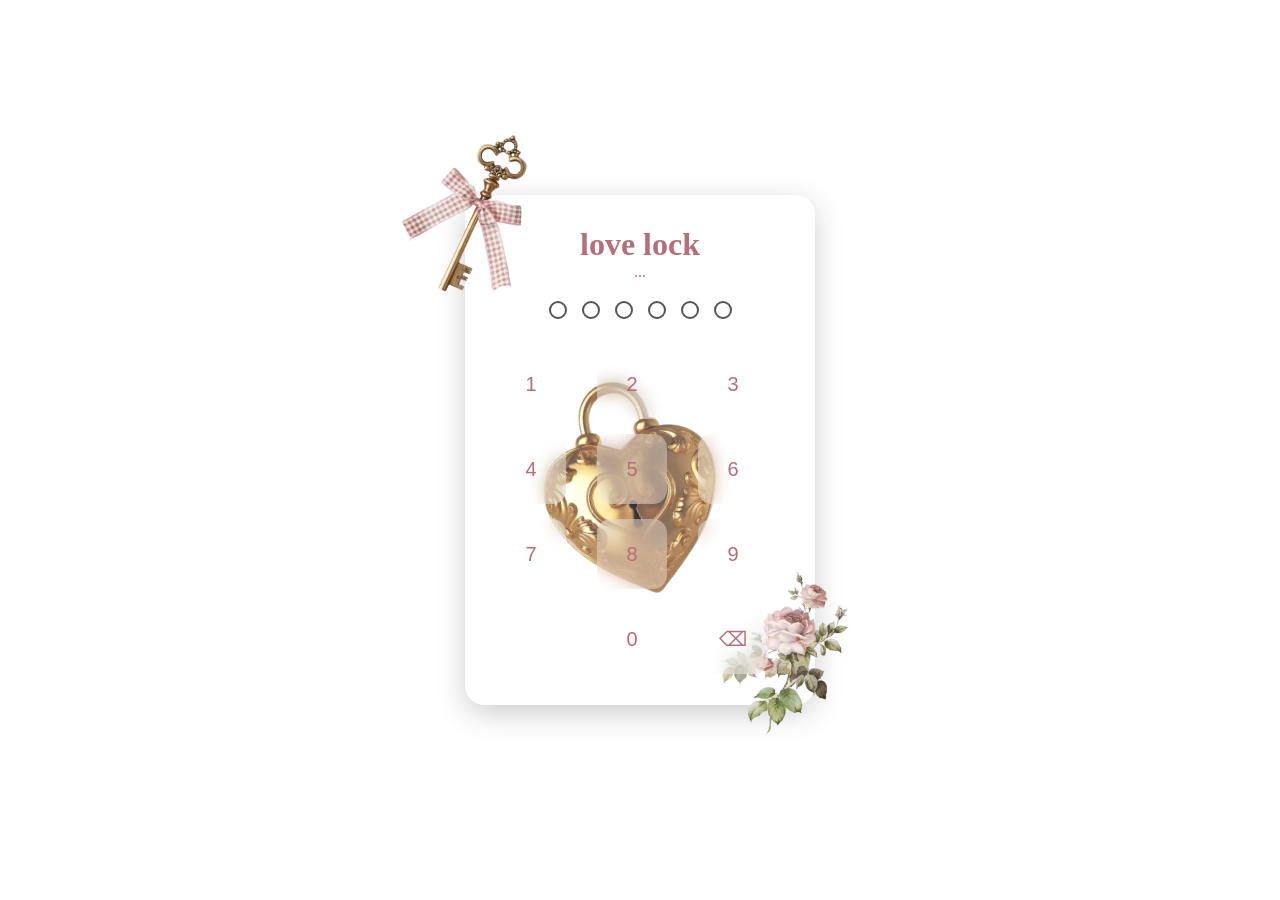
<file: index.html>
<!DOCTYPE html>
<html lang="en">
<head>
    <meta charset="UTF-8">
    <meta name="viewport" content="width=device-width, initial-scale=1.0">

    <title>"us"</title>

    <link rel="stylesheet" href="css/style.css">
</head>
<body>

    <div class="container">

        <div class="card">
            <img src="images/gembok.webp" class="kunci gembok">
            <img src="images/bunga.webp" class="kunci bunga">
            <img src="images/kunci.webp" class="kunci kunci1">
            <h1>love lock</h1>

            <p id="hint">...</p>
           

        <div class="pin">
            <span></span>
            <span></span>
            <span></span>
            <span></span>
            <span></span>
            <span></span>
</div>


        <div class="keypad">

            <button class="btn">1</button>
            <button class="btn">2</button>
            <button class="btn">3</button>

            <button class="btn">4</button>
            <button class="btn">5</button>
            <button class="btn">6</button>

             <button class="btn">7</button>
             <button class="btn">8</button>
            <button class="btn">9</button>

            <button class="btn"></button>
            <button class="btn">0</button>
            <button class="delete">⌫</button>

            </div>

    </div>

    <script src="js/script.js"></script>


</body>
</html>
</file>
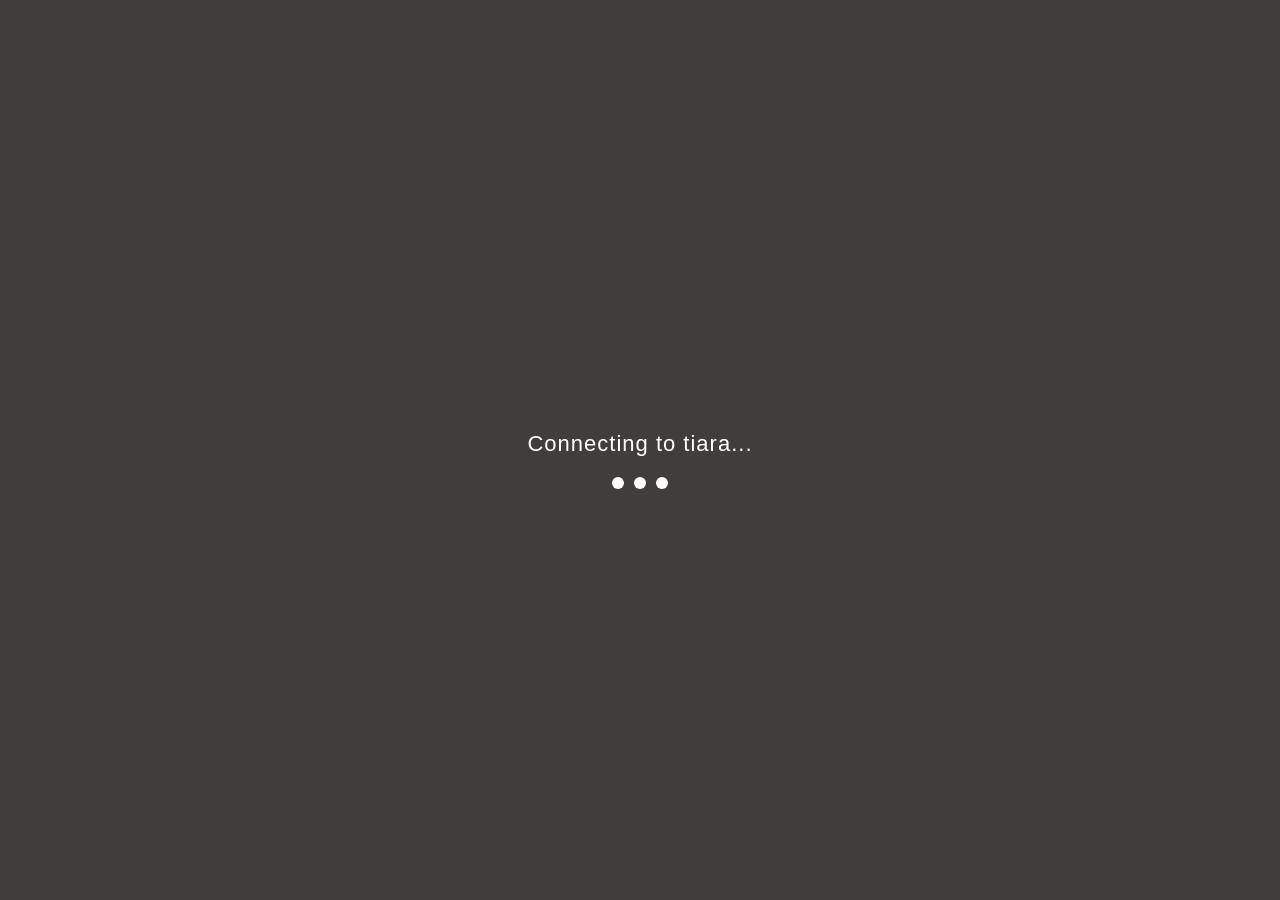
<file: chat.html>
<!DOCTYPE html>
<html lang="id">
<head>

    <meta charset="UTF-8">
    <meta name="viewport" content="width=device-width, initial-scale=1.0">

    <title>Chat</title>

    <link rel="stylesheet" href="css/chat.css">

</head>
<body>

    <div id="opening">

    <div class="heart"></div>

    <div class="opening-text">
        Connecting to tiara...
    </div>

    <div class="loader">

        <span></span>
        <span></span>
        <span></span>

    </div>

</div>

    <div class="chat-window">

        <!-- HEADER -->

        <div class="chat-header">

            <img src="images/avatar.webp" class="avatar">

            <div class="info">

                <div class="name">
                    tiara
                </div>

                <div class="status" id="status">
                    Online
                </div>

            </div>

        </div>

        <!-- CHAT -->

        <div class="chat-area" id="chatArea">

            <!-- Semua chat dibuat lewat JavaScript -->

        </div>

        <!-- FOOTER -->

        <div class="footer">

            <button id="next">
                Next
            </button>

        </div>

    </div>

    <script src="js/chat.js"></script>

</body>
</html>
</file>
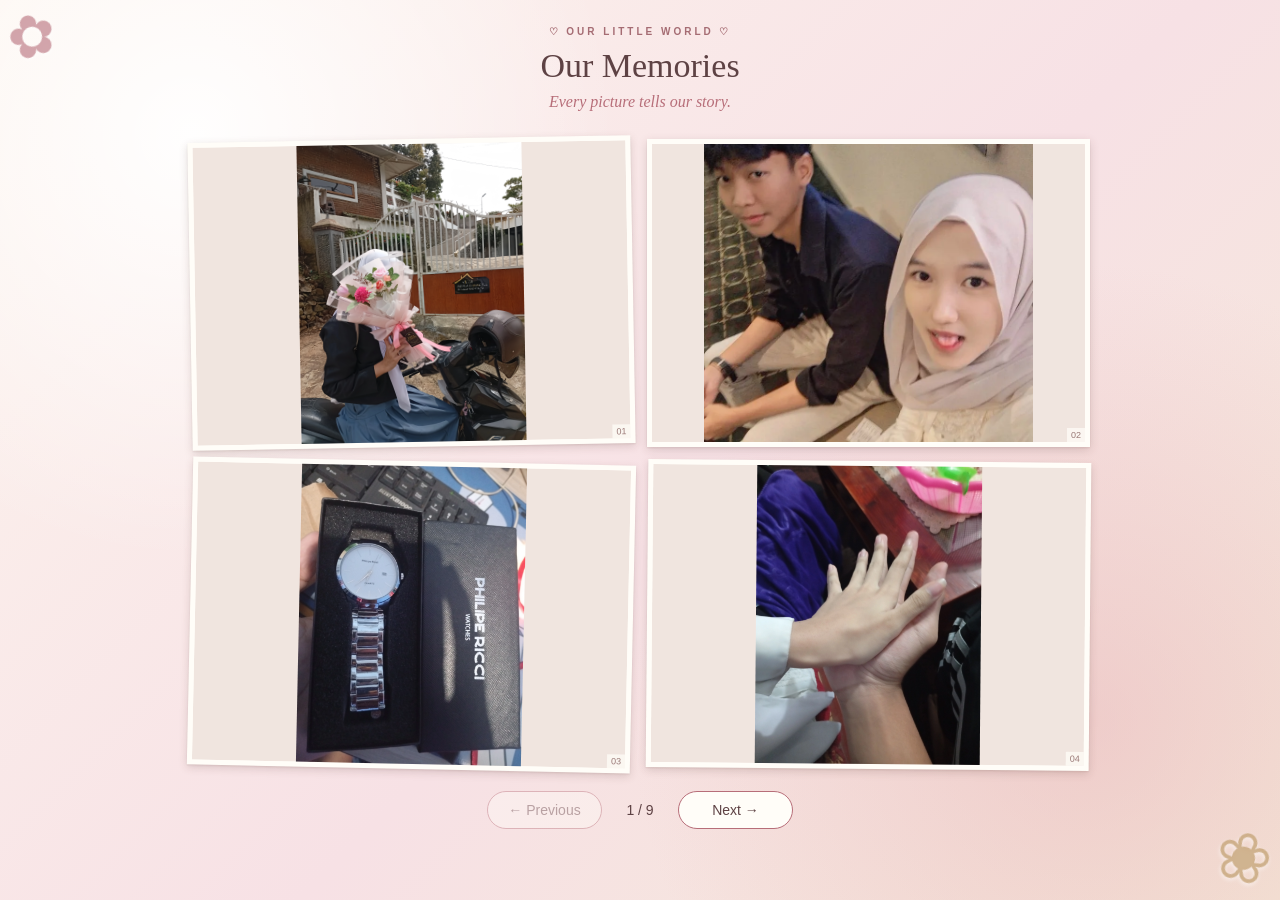
<file: photo.html>
<!DOCTYPE html>
<html lang="en">
<head>
    <meta charset="UTF-8">
    <meta name="viewport" content="width=device-width, initial-scale=1.0">
    <title>Our Memories</title>
    <link rel="stylesheet" href="css/photo.css">
</head>
<body>
    <div class="bg" aria-hidden="true"></div>
    <main class="memory-page">
        <header class="page-heading">
            <p class="eyebrow">♡ OUR LITTLE WORLD ♡</p>
            <h1>Our Memories</h1>
            <p class="caption">Every picture tells our story.</p>
        </header>
        
        
<section class="gallery" aria-label="Our memories">
    <!-- Foto akan dimasukkan otomatis oleh JavaScript -->
</section>

<div class="gallery-controls">
    <button id="prevBtn" disabled>← Previous</button>
    <span id="pageInfo">1 / 8</span>
    <button id="nextBtn">Next →</button>
</div>

        <div class="scrapbook-decor decor-one" aria-hidden="true">✿</div>
        <div class="scrapbook-decor decor-two" aria-hidden="true">❀</div>
    </main>
   
    <audio id="musik" loop preload="none">
        <source src="images/musik.mp3" type="audio/mpeg">
    </audio>

    <script src="js/photo.js"></script>
    <script>
        const musik = document.getElementById("musik");

        musik.play().catch(() => {
            document.addEventListener("click", () => {
                musik.play().catch(() => {});
            }, { once: true });
        });
    </script>
</body>
</html>

<script src="js/photo.js"></script>

</div>
</body>
</html>
</file>
<file: css/style.css>
*{
    margin:0;
    padding:0;
    box-sizing:border-box;
}

body{

    font-family: "Parisienne", cursive;
    color: #B76E79;

    display:flex;

    justify-content:center;

    align-items:center;

    height:100vh;
}

    
.bg {
    position: fixed;
    inset: 0;
    z-index: -2;
    background:
        radial-gradient(circle at 15% 15%, rgba(255,255,255,.95), transparent 32%),
        radial-gradient(circle at 85% 80%, rgba(230,174,180,.45), transparent 35%),
        linear-gradient(135deg, #fdf5ee, #f7e1e5 55%, #f5e8d8);

}


button{
    color: #B76E79;
}

.card{

    position: relative;

    width:350px;

    padding:30px;

    border-radius:20px;

    text-align:center;

    box-shadow:0 10px 25px rgba(0,0,0,.15);

    background: rgba(255,255,255,.2);

    backdrop-filter: blur(15px);

    border: 1px solid rgba(255,255,255,.3);

    box-shadow: 0 8px 30px rgba(0,0,0,.2);

    transition: .5s ease;

    transition: .5s ease;



}

.keypad{

    display:grid;

    grid-template-columns:repeat(3,1fr);

    gap:15px;
    
    margin-top: 30px;

}

button{

    width: 70px;
    height: 70px;

    border: none;

    border-radius: 20%;

    background: rgba(255,255,255,.4);

    backdrop-filter: blur(8px);

    font-size: 20px;

    cursor: pointer;

    transition: .3s;

    transition:.2s;
}

button:hover{

    background:pink;
    transform: translateY(-5px);
    box-shadow: 0 5px 15px rgba(0,0,0,.15);
    transition: .25s ease;
}

.pin{
    display:flex;
    justify-content:center;
    gap:15px;
    margin:20px 0;
}

.pin span{

    width:18px;
    height:18px;

    border-radius:50%;

    border:2px solid #555;
    transition:.5s ease;

}

.kunci{
    position: absolute;
}

.bunga{
    position: absolute;
    width: 140px;
    top: 370px;
    left: 250px;
    
}

.gembok{
    position: absolute;
    width: 190px;
    bottom: 100px;
    left: 70px;
    transform: rotate(-15deg);
    opacity: 80%;
}

.kunci1{
    position: absolute;
    width: 150px;
    bottom: 380px;
    right: 260px;
    transform: rotate(25deg);
}

.shake{

    animation:shake .4s;

}

@keyframes shake{

0%{
transform:translateX(0);
}

20%{
transform:translateX(-12px);
}

40%{
transform:translateX(12px);
}

60%{
transform:translateX(-12px);
}

80%{
transform:translateX(12px);
}

100%{
transform:translateX(0);
}

}

body{

    opacity:1;

    transition:opacity .6s ease;

}

body.fade-out{

    opacity:0;

}
</file>
<file: css/chat.css>
/* ===========================
   RESET
=========================== */

*{
    margin:0;
    padding:0;
    box-sizing:border-box;
}

body{

    font-family:Arial, Helvetica, sans-serif;

    height:100vh;

    display:flex;

    justify-content:center;

    align-items:center;

    overflow:hidden;

}

.bg {
    position: fixed;
    inset: 0;
    z-index: -2;
    background:
        radial-gradient(circle at 15% 15%, rgba(255,255,255,.95), transparent 32%),
        radial-gradient(circle at 85% 80%, rgba(230,174,180,.45), transparent 35%),
        linear-gradient(135deg, #fdf5ee, #f7e1e5 55%, #f5e8d8);
}

/* ===========================
   Background Blur
=========================== */

body::before{

    content:"";

    position:fixed;

    inset:0;

    backdrop-filter:blur(8px);

    background:rgba(255, 7, 7, 0.05);

}

/* ===========================
   Chat Window
=========================== */

.chat-window{

    position:relative;

    width:420px;

    height:780px;

    max-width:95%;

    background:rgb(212, 211, 211);

    backdrop-filter:blur(20px);

    border:1px solid rgba(255,255,255,.25);

    border-radius:30px;

    overflow:hidden;

    display:flex;

    flex-direction:column;

    box-shadow:0 20px 40px rgba(0,0,0,.25);

    z-index:5;

}

/* ===========================
   Header
=========================== */

.chat-header{

    height:80px;

    padding:15px 20px;

    display:flex;

    align-items:center;

    gap:15px;

    background:rgb(247, 243, 243);

    border-bottom:1px solid rgba(255,255,255,.15);

}

.avatar{

    width:50px;

    height:50px;

    border-radius:50%;

    object-fit:cover;

    border:2px solid white;

}

.info{

    display:flex;

    flex-direction:column;

}

.name{

    color:rgb(0, 0, 0);

    font-size:20px;


}

.status{

    color:#000000;

    font-size:13px;

}

/* ===========================
   Chat Area
=========================== */

.chat-area{

    flex:1;

    overflow-y:auto;

    padding:20px;

    display:flex;

    flex-direction:column;

    gap:12px;

    scroll-behavior:smooth;

}

.chat-area::-webkit-scrollbar{

    width:5px;

}

.chat-area::-webkit-scrollbar-thumb{

    background:rgba(255,255,255,.3);

    border-radius:20px;

}

/* ===========================
   Bubble
=========================== */

.message{

    max-width:75%;

    padding:12px 16px;

    border-radius:18px;

    animation:pop .35s ease;

    position:relative;

    line-height:1.5;

    word-break:break-word;

}

.me{

    align-self:flex-end;

    background:#3552f8;

    color:white;

    border-bottom-right-radius:6px;

}

.tiara{

    align-self:flex-start;

    background:rgb(189, 188, 188);

    color:#000000;

    border-bottom-left-radius:6px;

}

.time{

    margin-top:5px;

    font-size:11px;

    opacity:.7;

    text-align:right;

}

/* ===========================
   Typing
=========================== */

.typing{

    align-self:flex-start;

    background:white;

    border-radius:18px;

    padding:12px 18px;

    display:flex;

    gap:6px;

    border-bottom-left-radius:6px;

}

.typing span{

    width:8px;

    height:8px;

    border-radius:50%;

    background:#999;

    animation:typing 1s infinite;

}

.typing span:nth-child(2){

    animation-delay:.2s;

}

.typing span:nth-child(3){

    animation-delay:.4s;

}

@keyframes typing{

    0%{

        transform:translateY(0);

        opacity:.4;

    }

    50%{

        transform:translateY(-5px);

        opacity:1;

    }

    100%{

        transform:translateY(0);

        opacity:.4;

    }

}

/* ===========================
   Button
=========================== */

.footer{

    display:flex;
    justify-content:center;

    margin-bottom:40px;

}

#next{

    border:none;

    outline:none;

    padding:14px 40px;

    border-radius:50px;

    background:#1b191a;

    color:white;

    font-size:17px;

    cursor:pointer;

    transition:.3s;

    opacity:0;

    pointer-events:none;

    transform:translateY(20px);

}

#next.show{

    opacity:1;

    pointer-events:auto;

    transform:translateY(0);

}

#next:hover{

    transform:translateY(-3px);

    box-shadow:0 10px 25px rgba(0,0,0,.25);

    background:#5e544e;

}

/* ===========================
   Animation
=========================== */

@keyframes pop{

    from{

        opacity:0;

        transform:translateY(15px);

    }

    to{

        opacity:1;

        transform:translateY(0);

    }

}

body{

    opacity:0;

    animation:fadeIn .8s ease forwards;

}

@keyframes fadeIn{

    from{

        opacity:0;

    }

    to{

        opacity:1;

    }

}

/* ==========================
   OPENING
========================== */

#opening{

    position:fixed;

    inset:0;

    background:rgba(0,0,0,.75);

    backdrop-filter:blur(10px);

    display:flex;

    flex-direction:column;

    justify-content:center;

    align-items:center;

    gap:20px;

    z-index:999;

    transition:1s;

}

.heart{

    font-size:70px;

    animation:pulse 1.2s infinite;

}

.opening-text{

    color:white;

    font-size:22px;

    letter-spacing:1px;

}

.loader{

    display:flex;

    gap:10px;

}

.loader span{

    width:12px;

    height:12px;

    border-radius:50%;

    background:white;

    animation:loading .9s infinite;

}

.loader span:nth-child(2){

    animation-delay:.2s;

}

.loader span:nth-child(3){

    animation-delay:.4s;

}

@keyframes loading{

    0%{

        transform:scale(.5);

        opacity:.4;

    }

    50%{

        transform:scale(1.2);

        opacity:1;

    }

    100%{

        transform:scale(.5);

        opacity:.4;

    }

}

@keyframes pulse{

    50%{

        transform:scale(1.15);

    }

}


/* ==========================
   TIME-LAPSE CHAT
   Tambahan, CSS lama tetap
========================== */

.chat-window {
    height: min(780px, 94vh);
    height: min(780px, 94dvh);
    min-height: 0;
}

.chat-area {
    scroll-behavior: auto;
    overscroll-behavior: contain;
}

/* Penanda waktu di antara kumpulan chat */
.time-divider {
    align-self: center;
    max-width: 90%;
    margin: 14px 0;
    padding: 7px 13px;

    border: 1px solid rgba(183, 110, 121, 0.18);
    border-radius: 20px;

    background: rgba(255, 253, 248, 0.88);
    color: #8b6268;

    font-size: 11px;
    line-height: 1.5;
    text-align: center;
    letter-spacing: 0.3px;

    box-shadow: 0 2px 8px rgba(87, 54, 51, 0.06);
}

/* Bubble yang ditambahkan selama time-lapse */
.message.time-lapse-message {
    flex-shrink: 0;
    animation: timeLapseAppear 0.12s ease-out both;
}

@keyframes timeLapseAppear {
    from {
        opacity: 0.4;
        transform: translateY(3px);
    }

    to {
        opacity: 1;
        transform: translateY(0);
    }
}

/* Ukuran chat tetap nyaman di HP */
@media (max-width: 480px) {
    .chat-window {
        width: 95%;
        max-width: 420px;
        border-radius: 24px;
    }

    .chat-header {
        flex-shrink: 0;
    }

    .chat-area {
        padding: 14px;
        gap: 10px;
    }

    .message {
        max-width: 85%;
        padding: 10px 13px;
        font-size: 14px;
    }

    .footer {
        flex-shrink: 0;
        margin-bottom: 18px;
        padding-top: 8px;
    }
}

@media (max-height: 600px) {
    .chat-window {
        height: 96vh;
        height: 96dvh;
    }

    .chat-header {
        height: 65px;
        min-height: 65px;
        padding: 8px 14px;
    }

    .avatar {
        width: 42px;
        height: 42px;
    }

    .footer {
        margin-bottom: 8px;
    }
}

@media (prefers-reduced-motion: reduce) {
    .message.time-lapse-message {
        animation: none;
    }
}


/* Chat lama makin blur saat time-lapse */
.message.time-lapse-message {
    filter: blur(0);
    transition: filter 0.25s ease;
    will-change: filter;
}

/* Efek blur hanya aktif setelah time-lapse dimulai */
.chat-area.time-lapse-active .message {
    filter: blur(2px);
}

/* Pesan yang sedang melewati bagian tengah layar */
.chat-area.time-lapse-active .message.in-focus {
    filter: blur(0);
}

/* Pesan lama yang sudah terlewati */
.chat-area.time-lapse-active .message.passed {
    filter: blur(4px);
    opacity: 0.55;
}

/* Jangan biarkan pengguna menggulir manual */
.chat-area.time-lapse-locked {
    overflow-y: hidden !important;
    overscroll-behavior: none;
    scrollbar-width: none;
}

.chat-area.time-lapse-locked::-webkit-scrollbar {
    display: none;
}

/* Default: pesan time-lapse diblur */
.chat-area.time-lapse-active .message.time-lapse-message {
    filter: blur(3px);
    opacity: 0.6;
    transition: filter 0.2s ease, opacity 0.2s ease;
}

/* Pesan yang sedang jadi fokus */
.chat-area.time-lapse-active
.message.time-lapse-message.in-focus {
    filter: blur(0);
    opacity: 1;
}

/* Pesan yang sudah lewat */
.chat-area.time-lapse-active
.message.time-lapse-message.passed {
    filter: blur(4px);
    opacity: 0.45;
}

/* Pesan terakhir tetap jelas saat guliran selesai */
.chat-area.time-lapse-active
.message.time-lapse-message.last-message {
    filter: blur(0);
    opacity: 1;
}

.chat-area.time-lapse-active .message.time-lapse-message,
.chat-area.time-lapse-active .message.time-lapse-message.passed,
.chat-area.time-lapse-active .message.time-lapse-message.in-focus,
.chat-area.time-lapse-active .message.time-lapse-message.last-message {
    filter: blur(4px) !important;
    opacity: 0.55;
}
</file>
<file: css/photo.css>
* {
    margin: 0;
    padding: 0;
    box-sizing: border-box;
}

:root {
    --rose: #b76e79;
    --paper: #fffdf8;
    --ink: #5e4244;
}

html {
    min-height: 100%;
}

body {
    min-height: 100vh;
    min-height: 100svh;
    font-family: Georgia, "Times New Roman", serif;
    background: #f8e7e8;
    color: var(--ink);
}

.bg {
    position: fixed;
    inset: 0;
    z-index: -2;
    background:
        radial-gradient(circle at 15% 15%, rgba(255,255,255,.95), transparent 32%),
        radial-gradient(circle at 85% 80%, rgba(230,174,180,.45), transparent 35%),
        linear-gradient(135deg, #fdf5ee, #f7e1e5 55%, #f5e8d8);
}

.memory-page {
    position: relative;
    width: 100%;
    min-height: 100vh;
    min-height: 100svh;
    padding: 12px 14px 24px;
    isolation: isolate;
}

/* Heading */
.page-heading {
    text-align: center;
    padding: 12px 0 28px;
}

.eyebrow {
    margin-bottom: 8px;
    color: #a56c73;
    font: 700 10px/1.5 Arial, sans-serif;
    letter-spacing: 3px;
}

h1 {
    margin-top: 0;
    font-size: clamp(22px, 3vw, 34px);
    font-weight: 500;
}

.caption {
    margin-top: 8px;
    color: var(--rose);
    font-size: clamp(12px, 1.5vw, 16px);
    font-style: italic;
}

/* Galeri: 4 foto dalam susunan 2 x 2 */
.gallery {
    display: grid;
    grid-template-columns: repeat(2, minmax(0, 1fr));
    grid-template-rows: repeat(2, minmax(0, 1fr));
    gap: clamp(8px, 1.2vw, 14px);
    width: min(100%, 900px);
    height: clamp(280px, calc(100svh - 270px), 650px);
    margin: 0 auto;
}

.photo-card {
    position: relative;
    min-width: 0;
    min-height: 0;
    padding: 5px;
    background: var(--paper);
    box-shadow:
        0 3px 9px rgba(87,54,51,.18),
        0 1px 2px rgba(87,54,51,.1);
    overflow: hidden;
    transform: rotate(var(--tilt, 0deg));
    animation: arrive .35s both;
}

.photo-card:nth-child(3n) {
    --tilt: 1.2deg;
}

.photo-card:nth-child(3n + 1) {
    --tilt: -1deg;
}

.photo-card:nth-child(4n) {
    --tilt: .5deg;
}

.photo-card:hover {
    z-index: 3;
    transform: rotate(0) scale(1.025);
    box-shadow: 0 8px 20px rgba(87,54,51,.25);
}

.photo-card img {
    display: block;
    width: 100%;
    height: 100%;
    object-fit: contain;
    object-position: center;
    background: #f0e5df;
}

.photo-number {
    position: absolute;
    right: 5px;
    bottom: 5px;
    padding: 2px 4px;
    color: #8b6764;
    background: rgba(255,253,248,.85);
    font: 9px Arial, sans-serif;
    opacity: .85;
}

.photo-missing img {
    opacity: .35;
}

/* Tombol pagination */
.gallery-controls {
    position: relative;
    z-index: 5;
    display: flex;
    align-items: center;
    justify-content: center;
    flex-wrap: wrap;
    gap: 18px;
    width: 100%;
    margin: 0 auto;
    padding: 22px 0 12px;
    font: 14px Arial, sans-serif;
}

.gallery-controls button {
    position: relative;
    z-index: 6;
    min-width: 115px;
    border: 1px solid var(--rose);
    border-radius: 24px;
    padding: 10px 18px;
    background: var(--paper);
    color: var(--ink);
    font: inherit;
    cursor: pointer;
    transition: background .2s ease, color .2s ease;
}

.gallery-controls button:hover:not(:disabled) {
    background: var(--rose);
    color: white;
}

.gallery-controls button:disabled {
    opacity: .4;
    cursor: not-allowed;
}

#pageInfo {
    min-width: 40px;
    text-align: center;
    font-variant-numeric: tabular-nums;
}

/* Dekorasi */
.scrapbook-decor {
    position: fixed;
    z-index: 2;
    color: rgba(183,110,121,.62);
    line-height: 1;
    user-select: none;
    pointer-events: none;
    text-shadow: 0 2px 4px rgba(255,255,255,.6);
}

.decor-one {
    top: 8px;
    left: 8px;
    font-size: clamp(28px, 5vw, 58px);
    transform: rotate(-18deg);
}

.decor-two {
    right: 8px;
    bottom: 8px;
    color: rgba(193,159,112,.75);
    font-size: clamp(34px, 6vw, 68px);
    transform: rotate(16deg);
}

/* Animasi */
@keyframes arrive {
    from {
        opacity: 0;
        translate: 0 8px;
    }
    to {
        opacity: 1;
        translate: 0 0;
    }
}

/* Layar HP */
@media (max-width: 600px) {
    .memory-page {
        padding: 10px 8px 20px;
    }

    .page-heading {
        padding: 10px 0 24px;
    }

    .gallery {
        gap: 8px;
        height: clamp(280px, calc(100svh - 250px), 480px);
    }

    .photo-card {
        padding: 3px;
    }

    .photo-number {
        right: 3px;
        bottom: 3px;
        font-size: 8px;
    }

    .gallery-controls {
        gap: 10px;
        padding-top: 20px;
    }

    .gallery-controls button {
        min-width: 100px;
        padding: 9px 12px;
        font-size: 12px;
    }

    .decor-one {
        top: 3px;
        left: 3px;
    }

    .decor-two {
        right: 3px;
        bottom: 3px;
    }
}

/* Hormati pengaturan pengurangan animasi */
@media (prefers-reduced-motion: reduce) {
    *,
    *::before,
    *::after {
        animation: none !important;
        transition: none !important;
    }
}
</file>
